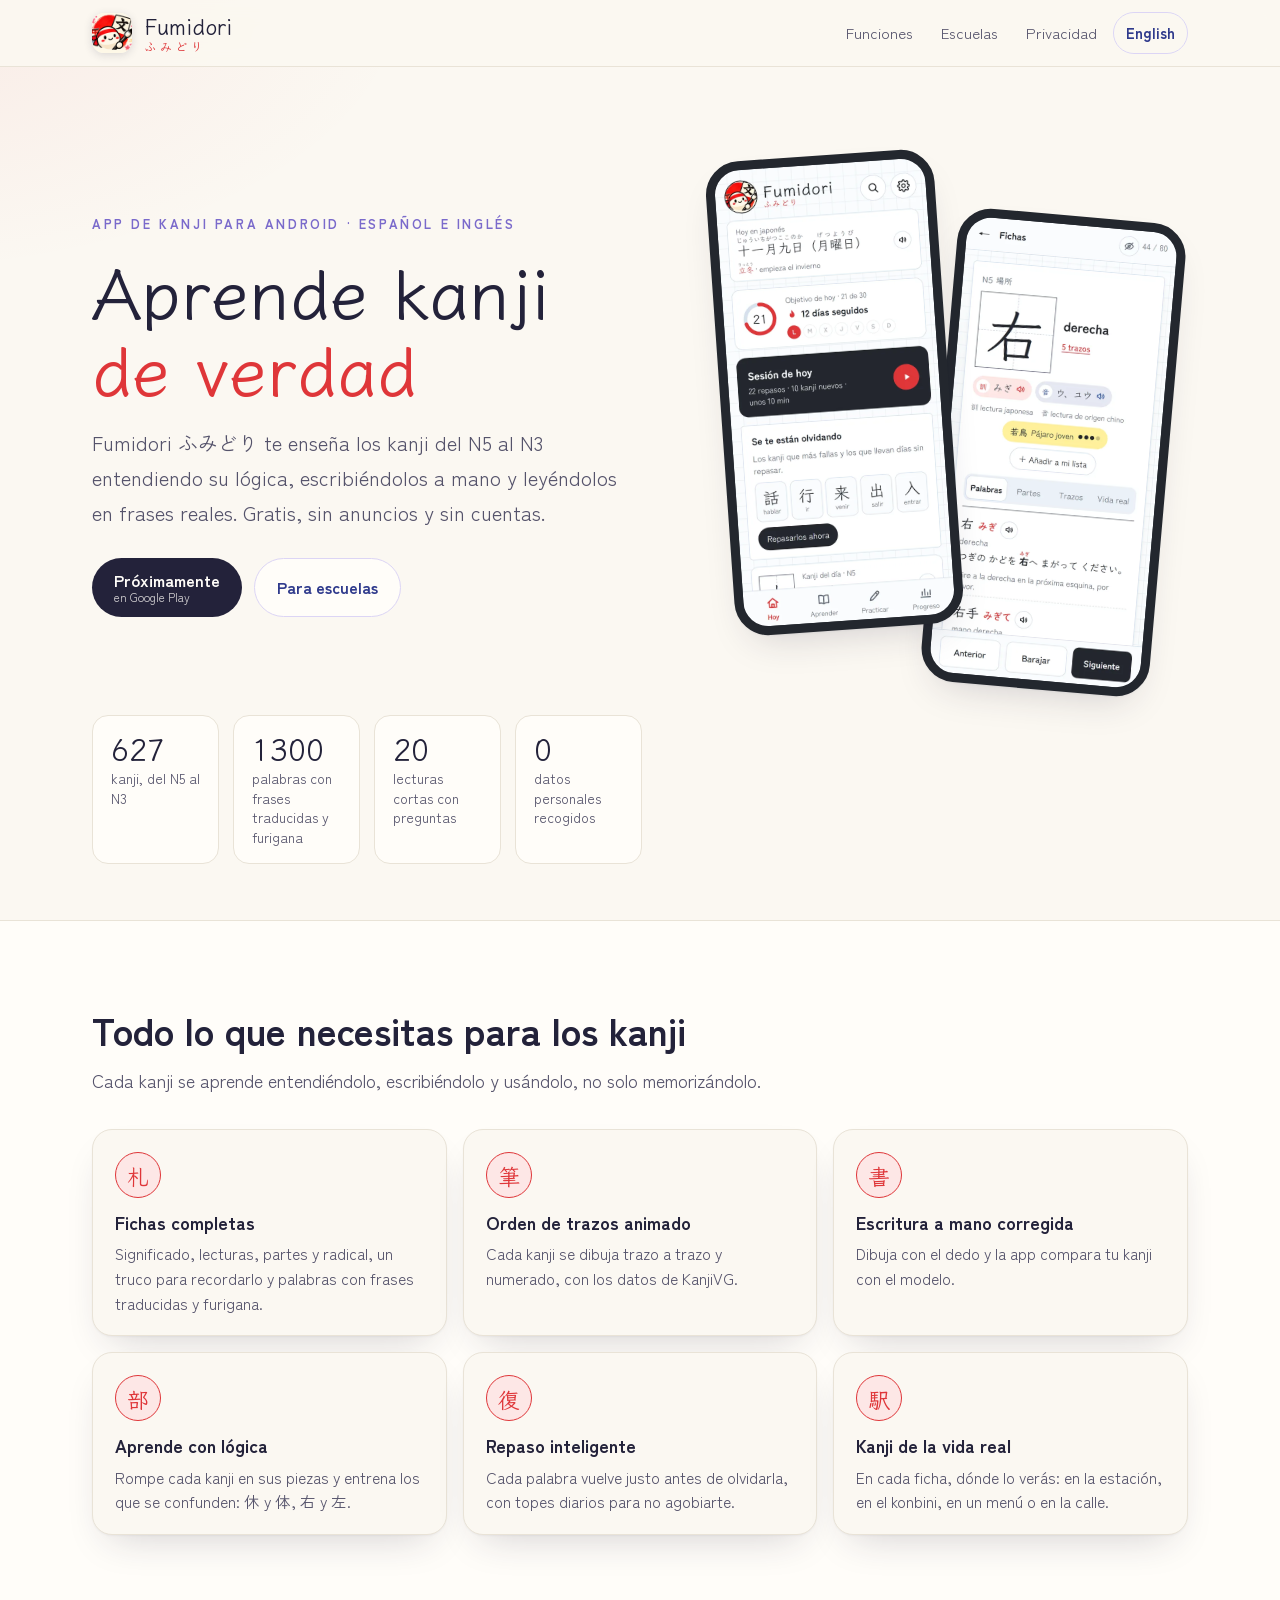
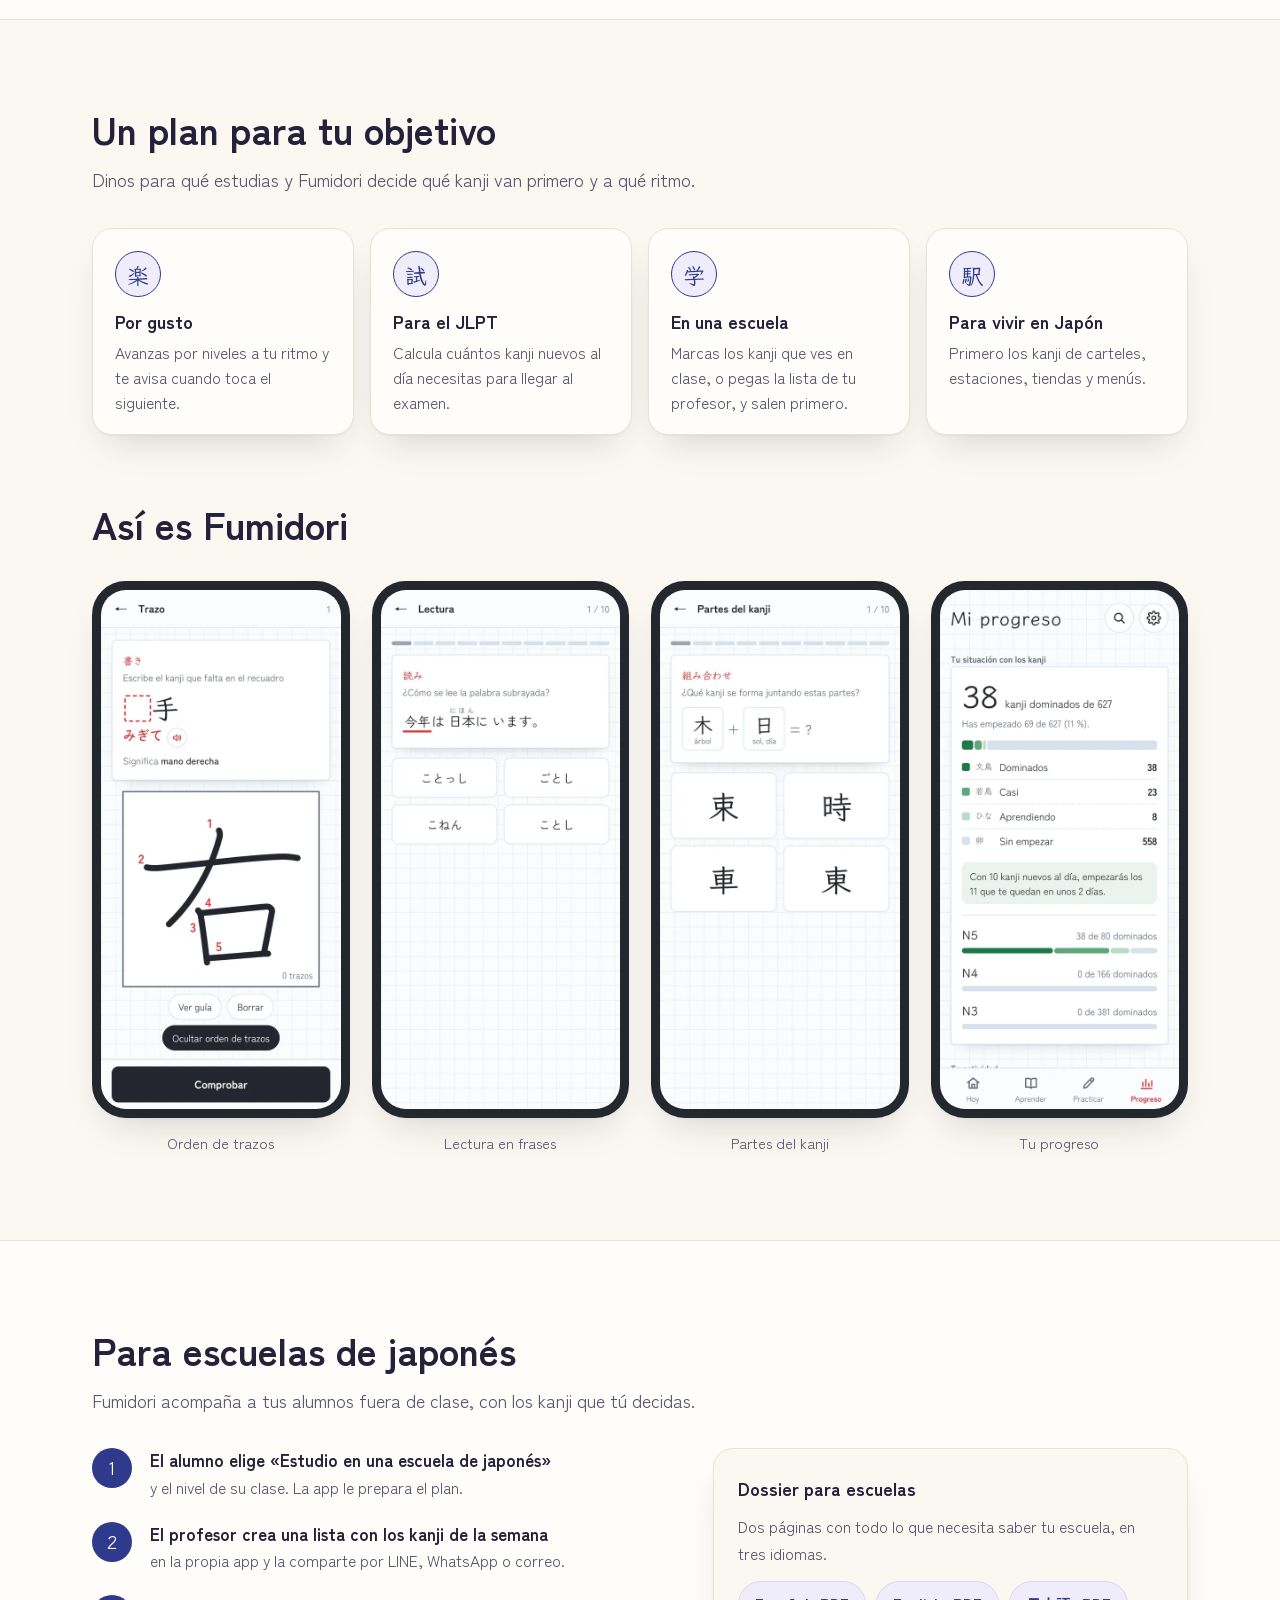
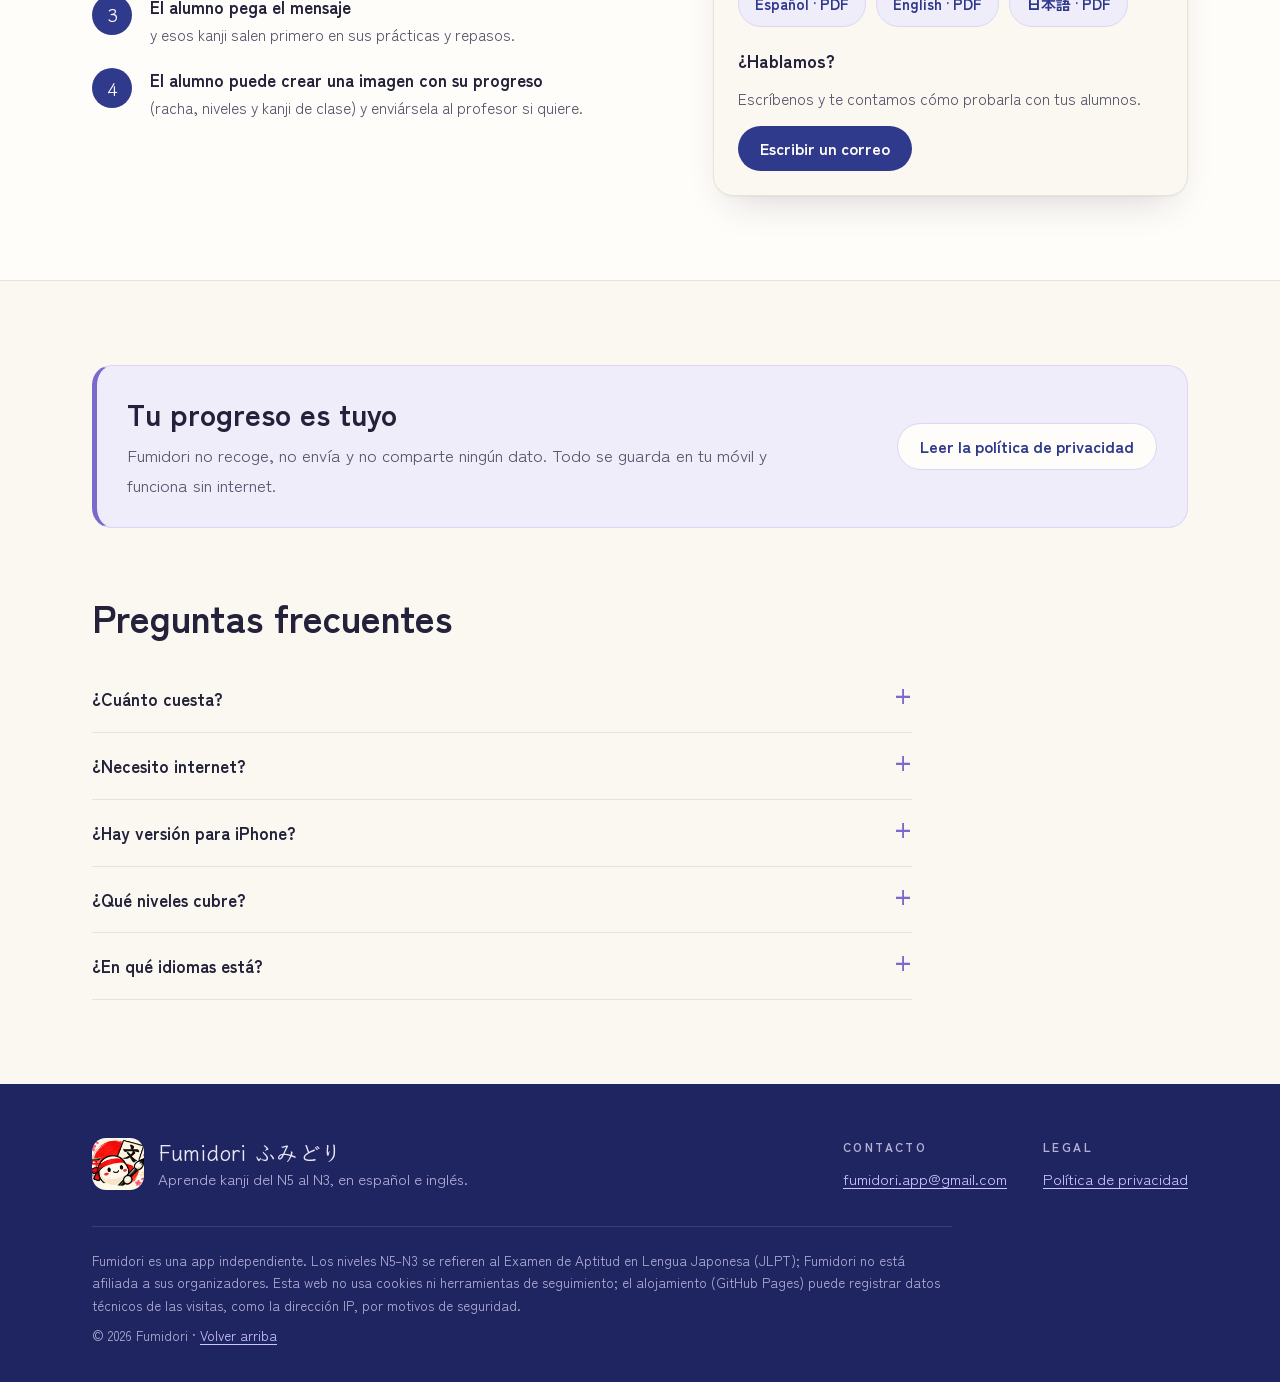
<file: index.html>
<!doctype html>
<html lang="es">
<head>
<meta charset="utf-8">
<meta name="viewport" content="width=device-width, initial-scale=1">
<title>Fumidori ふみどり · Aprende kanji de verdad</title>
<meta name="description" content="App gratuita para Android: 627 kanji del N5 al N3, con fichas, orden de trazos, escritura a mano, lecturas y repaso inteligente. Sin anuncios, sin cuentas y sin internet.">
<meta name="theme-color" content="#fbf8f2" media="(prefers-color-scheme: light)">
<meta name="theme-color" content="#15162a" media="(prefers-color-scheme: dark)">
<meta property="og:type" content="website">
<meta property="og:title" content="Fumidori ふみどり · Aprende kanji de verdad">
<meta property="og:description" content="App gratuita para Android: 627 kanji del N5 al N3, con fichas, orden de trazos, escritura a mano, lecturas y repaso inteligente. Sin anuncios, sin cuentas y sin internet.">
<link rel="icon" type="image/png" sizes="32x32" href="assets/favicon-32.png">
<link rel="apple-touch-icon" href="assets/icon-180.png">
<link rel="alternate" hreflang="en" href="en/index.html">
<link rel="preload" href="assets/fonts/zen-400.woff2" as="font" type="font/woff2" crossorigin>
<link rel="stylesheet" href="assets/style.css">
</head>
<body id="top">
<a class="skip" href="#contenido">Saltar al contenido</a>
<header class="site-header"><div class="wrap">
  <a class="brand" href="index.html"><img src="assets/icon-192.png" alt="" width="40" height="40"><span class="brand-name">Fumidori<span class="brand-jp" lang="ja">ふみどり</span></span></a>
  <nav class="nav" aria-label="Navegación principal"><a class="hide-sm" href="#funciones">Funciones</a><a class="hide-sm" href="#escuelas">Escuelas</a><a class="hide-sm" href="#privacidad">Privacidad</a><a class="lang" href="en/index.html" hreflang="en" lang="en">English</a></nav>
</div></header>
<main id="contenido">
  <section class="hero"><div class="wrap">
    <div>
      <p class="eyebrow">App de kanji para Android · Español e inglés</p>
      <h1>Aprende kanji <span class="jp">de verdad</span></h1>
      <p class="lead">Fumidori ふみどり te enseña los kanji del N5 al N3 entendiendo su lógica, escribiéndolos a mano y leyéndolos en frases reales. Gratis, sin anuncios y sin cuentas.</p>
      <div class="cta"><span class="btn soon"><span>Próximamente<small>en Google Play</small></span></span><a class="btn ghost" href="#escuelas">Para escuelas</a></div>
    </div>
    <div class="phones"><div class="phone p1"><img src="assets/shots/es-inicio.webp" alt="" width="540" height="1170"></div><div class="phone p2"><img src="assets/shots/es-ficha.webp" alt="" width="540" height="1170"></div></div>
  </div><div class="wrap"><div class="stats"><div><b>627</b><span>kanji, del N5 al N3</span></div><div><b>1300</b><span>palabras con frases traducidas y furigana</span></div><div><b>20</b><span>lecturas cortas con preguntas</span></div><div><b>0</b><span>datos personales recogidos</span></div></div></div></section>
  <section class="sec alt" id="funciones"><div class="wrap">
    <h2>Todo lo que necesitas para los kanji</h2><p class="sub">Cada kanji se aprende entendiéndolo, escribiéndolo y usándolo, no solo memorizándolo.</p>
    <div class="cards"><div class="card"><span class="k" lang="ja" aria-hidden="true">札</span><h3>Fichas completas</h3><p>Significado, lecturas, partes y radical, un truco para recordarlo y palabras con frases traducidas y furigana.</p></div><div class="card"><span class="k" lang="ja" aria-hidden="true">筆</span><h3>Orden de trazos animado</h3><p>Cada kanji se dibuja trazo a trazo y numerado, con los datos de KanjiVG.</p></div><div class="card"><span class="k" lang="ja" aria-hidden="true">書</span><h3>Escritura a mano corregida</h3><p>Dibuja con el dedo y la app compara tu kanji con el modelo.</p></div><div class="card"><span class="k" lang="ja" aria-hidden="true">部</span><h3>Aprende con lógica</h3><p>Rompe cada kanji en sus piezas y entrena los que se confunden: 休 y 体, 右 y 左.</p></div><div class="card"><span class="k" lang="ja" aria-hidden="true">復</span><h3>Repaso inteligente</h3><p>Cada palabra vuelve justo antes de olvidarla, con topes diarios para no agobiarte.</p></div><div class="card"><span class="k" lang="ja" aria-hidden="true">駅</span><h3>Kanji de la vida real</h3><p>En cada ficha, dónde lo verás: en la estación, en el konbini, en un menú o en la calle.</p></div></div>
  </div></section>
  <section class="sec"><div class="wrap">
    <h2>Un plan para tu objetivo</h2><p class="sub">Dinos para qué estudias y Fumidori decide qué kanji van primero y a qué ritmo.</p>
    <div class="cards goals"><div class="card"><span class="k" lang="ja" aria-hidden="true">楽</span><h3>Por gusto</h3><p>Avanzas por niveles a tu ritmo y te avisa cuando toca el siguiente.</p></div><div class="card"><span class="k" lang="ja" aria-hidden="true">試</span><h3>Para el JLPT</h3><p>Calcula cuántos kanji nuevos al día necesitas para llegar al examen.</p></div><div class="card"><span class="k" lang="ja" aria-hidden="true">学</span><h3>En una escuela</h3><p>Marcas los kanji que ves en clase, o pegas la lista de tu profesor, y salen primero.</p></div><div class="card"><span class="k" lang="ja" aria-hidden="true">駅</span><h3>Para vivir en Japón</h3><p>Primero los kanji de carteles, estaciones, tiendas y menús.</p></div></div>
    <h2 style="margin-top:64px">Así es Fumidori</h2>
    <div class="gallery"><figure><div class="phone"><img src="assets/shots/es-trazo.webp" alt="Orden de trazos" width="540" height="1170" loading="lazy"></div><figcaption>Orden de trazos</figcaption></figure><figure><div class="phone"><img src="assets/shots/es-lectura.webp" alt="Lectura en frases" width="540" height="1170" loading="lazy"></div><figcaption>Lectura en frases</figcaption></figure><figure><div class="phone"><img src="assets/shots/es-partes.webp" alt="Partes del kanji" width="540" height="1170" loading="lazy"></div><figcaption>Partes del kanji</figcaption></figure><figure><div class="phone"><img src="assets/shots/es-progreso.webp" alt="Tu progreso" width="540" height="1170" loading="lazy"></div><figcaption>Tu progreso</figcaption></figure></div>
  </div></section>
  <section class="sec alt" id="escuelas"><div class="wrap">
    <h2>Para escuelas de japonés</h2><p class="sub">Fumidori acompaña a tus alumnos fuera de clase, con los kanji que tú decidas.</p>
    <div class="school">
      <ol class="steps"><li><b>El alumno elige «Estudio en una escuela de japonés»</b><span>y el nivel de su clase. La app le prepara el plan.</span></li><li><b>El profesor crea una lista con los kanji de la semana</b><span>en la propia app y la comparte por LINE, WhatsApp o correo.</span></li><li><b>El alumno pega el mensaje</b><span>y esos kanji salen primero en sus prácticas y repasos.</span></li><li><b>El alumno puede crear una imagen con su progreso</b><span>(racha, niveles y kanji de clase) y enviársela al profesor si quiere.</span></li></ol>
      <div class="panel">
        <h3>Dossier para escuelas</h3><p>Dos páginas con todo lo que necesita saber tu escuela, en tres idiomas.</p>
        <div class="dl"><a href="escuelas/Fumidori-escuelas-ES.pdf" hreflang="es">Español · PDF</a><a href="escuelas/Fumidori-escuelas-EN.pdf" hreflang="en">English · PDF</a><a href="escuelas/Fumidori-escuelas-JA.pdf" hreflang="ja" lang="ja">日本語 · PDF</a></div>
        <h3>¿Hablamos?</h3><p>Escríbenos y te contamos cómo probarla con tus alumnos.</p>
        <a class="btn primary" href="mailto:fumidori.app@gmail.com">Escribir un correo</a>
      </div>
    </div>
  </div></section>
  <section class="sec" id="privacidad"><div class="wrap">
    <div class="privacy"><div><h2>Tu progreso es tuyo</h2><p>Fumidori no recoge, no envía y no comparte ningún dato. Todo se guarda en tu móvil y funciona sin internet.</p></div><a class="btn ghost" href="https://john141423.github.io/fumidori-privacy/">Leer la política de privacidad</a></div>
    <h2 style="margin-top:64px">Preguntas frecuentes</h2>
    <div class="faq"><details><summary>¿Cuánto cuesta?</summary><p>Nada. Fumidori es gratis y no tiene anuncios.</p></details><details><summary>¿Necesito internet?</summary><p>No. Todo funciona sin conexión: las fuentes, los kanji y la voz van dentro de la app o del móvil.</p></details><details><summary>¿Hay versión para iPhone?</summary><p>Por ahora, solo para Android.</p></details><details><summary>¿Qué niveles cubre?</summary><p>Todo el N5, el N4 y el N3: 627 kanji, cada uno con sus palabras, frases y orden de trazos.</p></details><details><summary>¿En qué idiomas está?</summary><p>En español y en inglés. Se cambia en Opciones.</p></details></div>
  </div></section>
</main>
<footer class="site-footer"><div class="wrap">
  <div class="foot-top">
    <div class="foot-brand"><img src="assets/icon-192.png" alt="" width="52" height="52"><div><b>Fumidori <span lang="ja">ふみどり</span></b><p>Aprende kanji del N5 al N3, en español e inglés.</p></div></div>
    <div class="foot-cols">
      <div><h3>Contacto</h3><p><a href="mailto:fumidori.app@gmail.com">fumidori.app@gmail.com</a></p></div>
      <div><h3>Legal</h3><p><a href="https://john141423.github.io/fumidori-privacy/">Política de privacidad</a></p></div>
    </div>
  </div>
  <p class="foot-note">Fumidori es una app independiente. Los niveles N5–N3 se refieren al Examen de Aptitud en Lengua Japonesa (JLPT); Fumidori no está afiliada a sus organizadores. Esta web no usa cookies ni herramientas de seguimiento; el alojamiento (GitHub Pages) puede registrar datos técnicos de las visitas, como la dirección IP, por motivos de seguridad.</p>
  <p class="foot-note" style="margin-top:8px;border:0;padding:0">© 2026 Fumidori · <a href="#top">Volver arriba</a></p>
</div></footer>
</body>
</html>
</file>
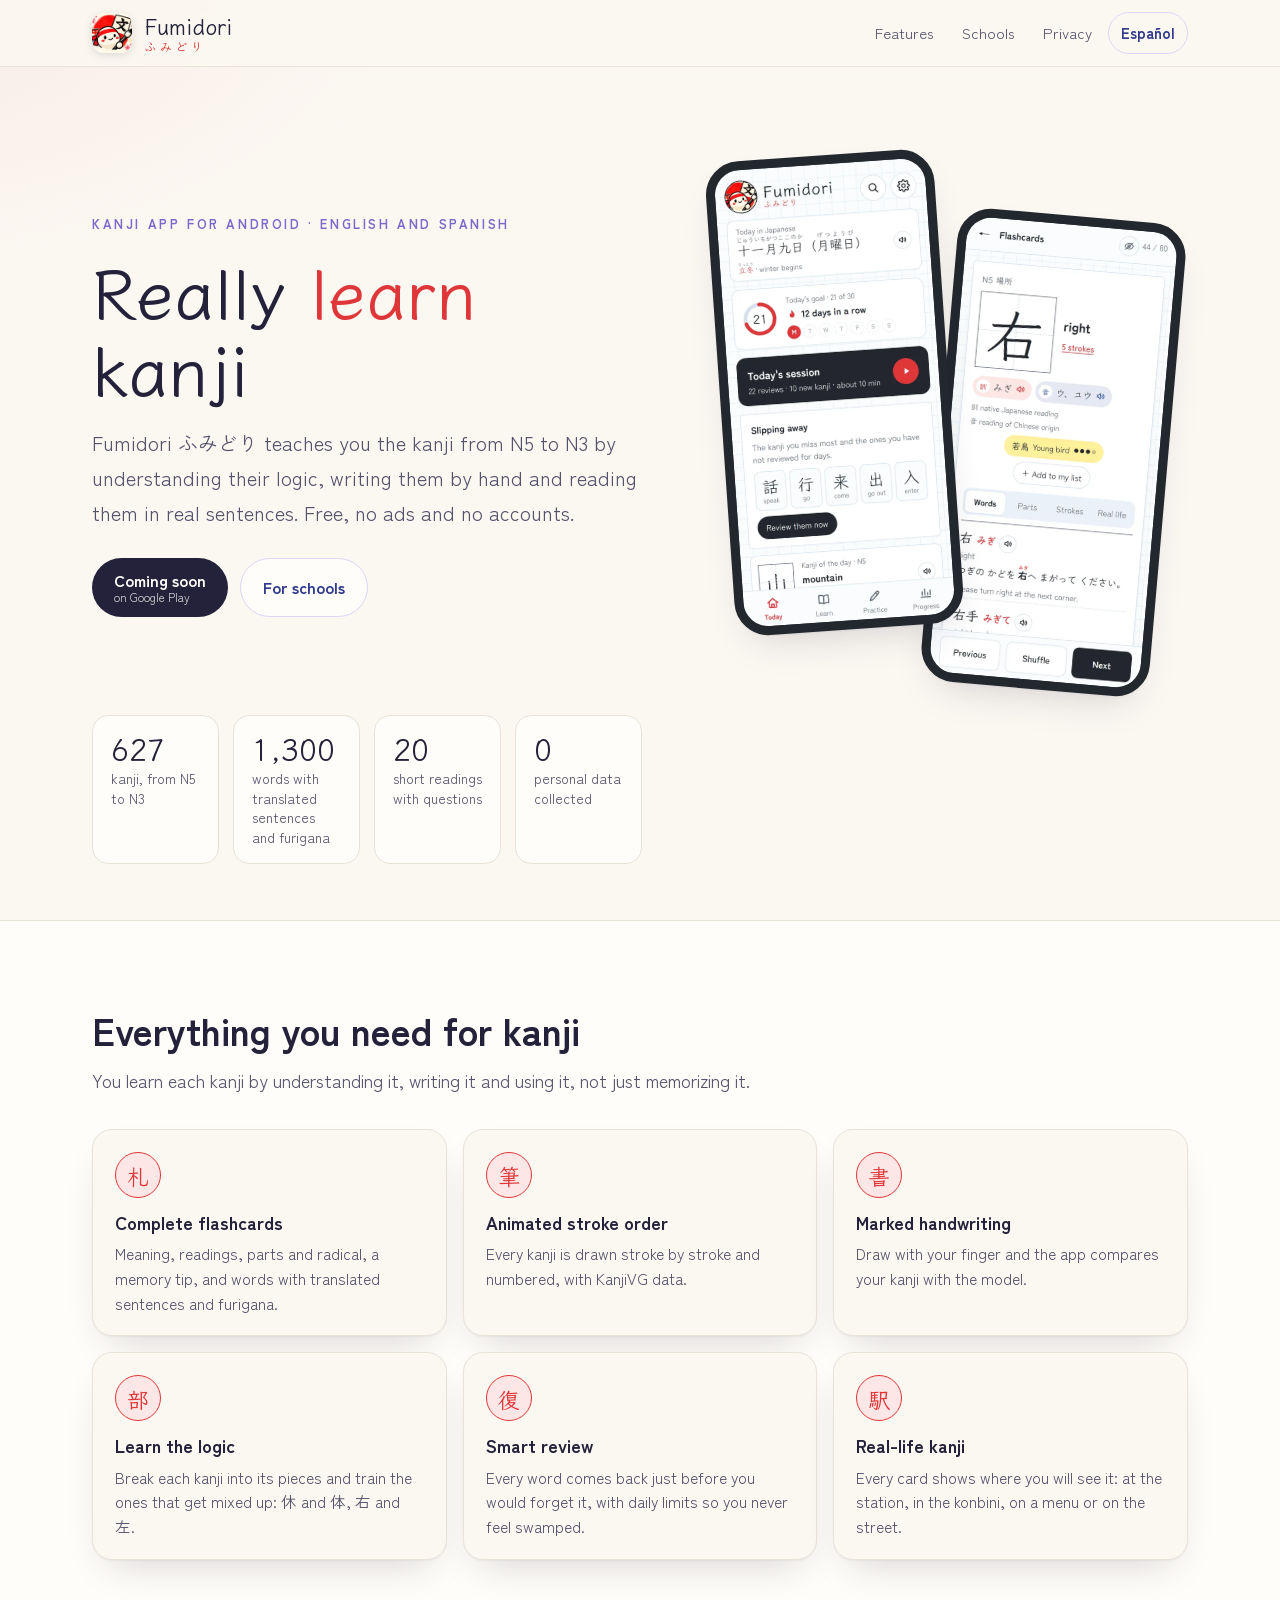
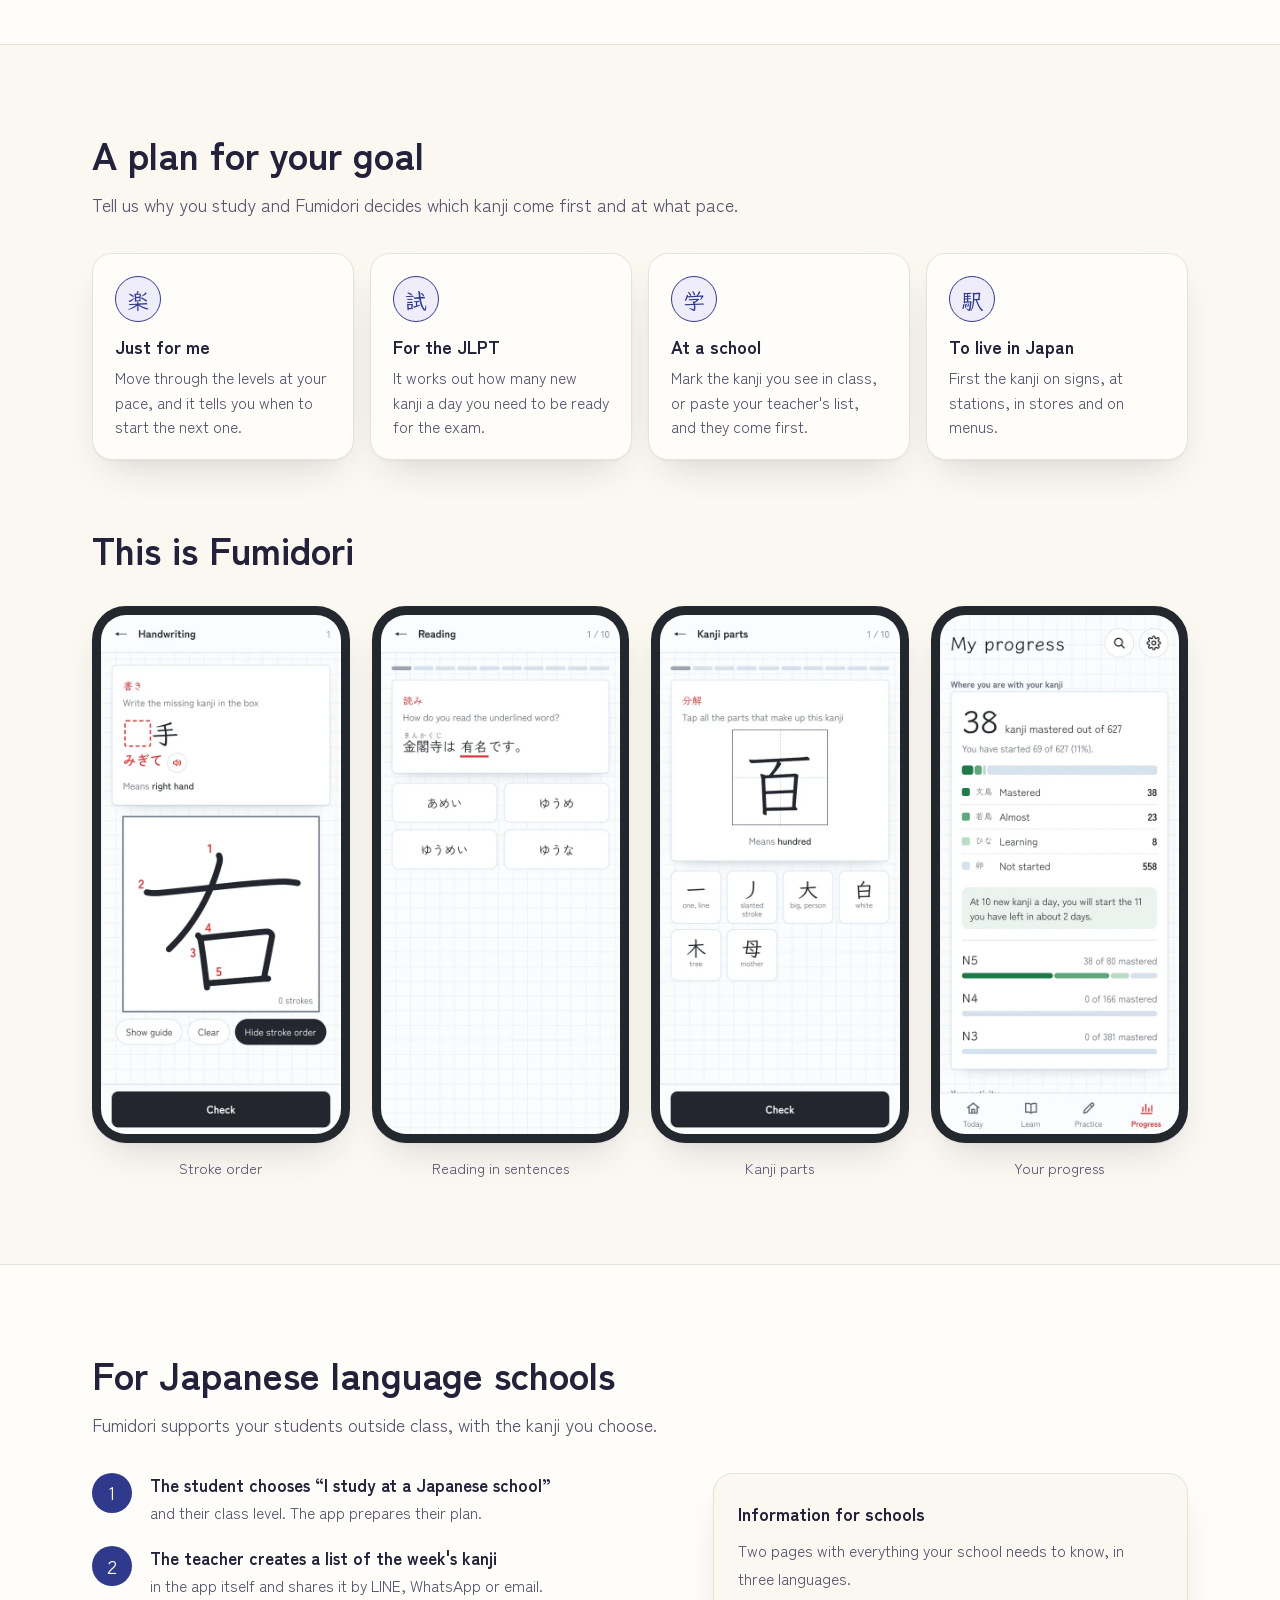
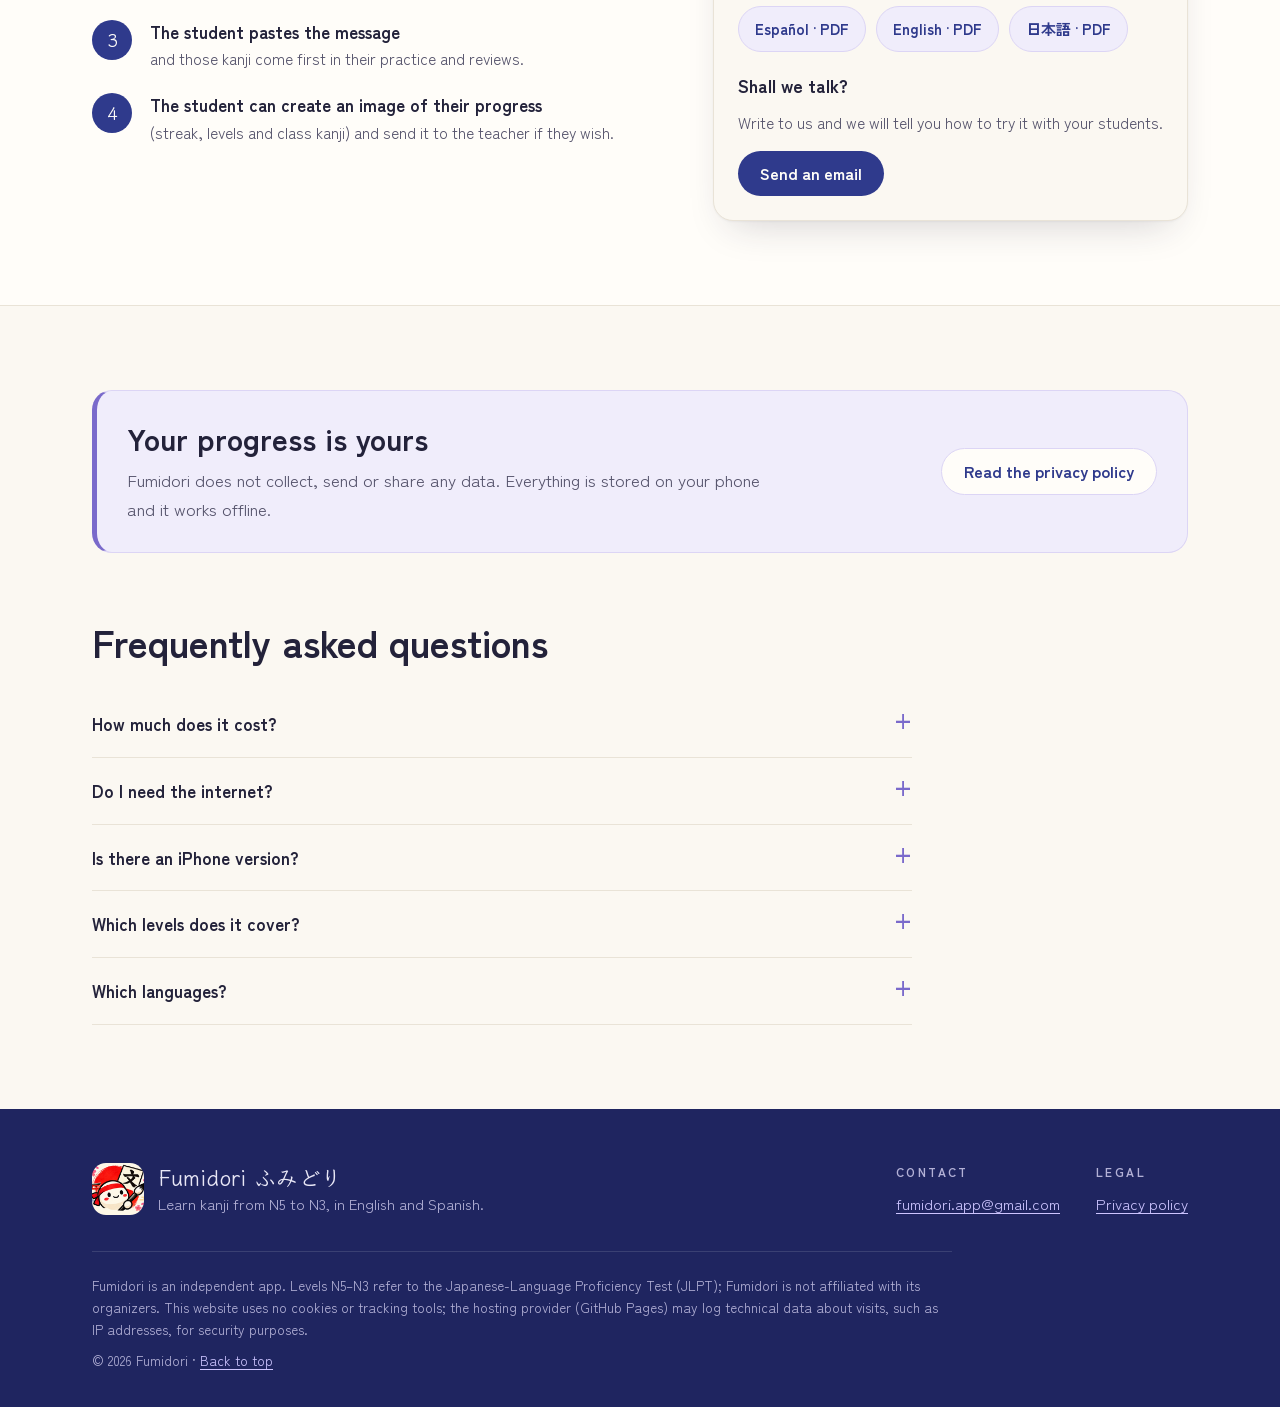
<file: en/index.html>
<!doctype html>
<html lang="en">
<head>
<meta charset="utf-8">
<meta name="viewport" content="width=device-width, initial-scale=1">
<title>Fumidori ふみどり · Really learn kanji</title>
<meta name="description" content="Free Android app: 627 kanji from N5 to N3, with flashcards, stroke order, handwriting, readings and smart review. No ads, no accounts and no internet needed.">
<meta name="theme-color" content="#fbf8f2" media="(prefers-color-scheme: light)">
<meta name="theme-color" content="#15162a" media="(prefers-color-scheme: dark)">
<meta property="og:type" content="website">
<meta property="og:title" content="Fumidori ふみどり · Really learn kanji">
<meta property="og:description" content="Free Android app: 627 kanji from N5 to N3, with flashcards, stroke order, handwriting, readings and smart review. No ads, no accounts and no internet needed.">
<link rel="icon" type="image/png" sizes="32x32" href="../assets/favicon-32.png">
<link rel="apple-touch-icon" href="../assets/icon-180.png">
<link rel="alternate" hreflang="es" href="../index.html">
<link rel="preload" href="../assets/fonts/zen-400.woff2" as="font" type="font/woff2" crossorigin>
<link rel="stylesheet" href="../assets/style.css">
</head>
<body id="top">
<a class="skip" href="#contenido">Skip to content</a>
<header class="site-header"><div class="wrap">
  <a class="brand" href="index.html"><img src="../assets/icon-192.png" alt="" width="40" height="40"><span class="brand-name">Fumidori<span class="brand-jp" lang="ja">ふみどり</span></span></a>
  <nav class="nav" aria-label="Main navigation"><a class="hide-sm" href="#features">Features</a><a class="hide-sm" href="#schools">Schools</a><a class="hide-sm" href="#privacy">Privacy</a><a class="lang" href="../index.html" hreflang="es" lang="es">Español</a></nav>
</div></header>
<main id="contenido">
  <section class="hero"><div class="wrap">
    <div>
      <p class="eyebrow">Kanji app for Android · English and Spanish</p>
      <h1>Really <span class="jp">learn</span> kanji</h1>
      <p class="lead">Fumidori ふみどり teaches you the kanji from N5 to N3 by understanding their logic, writing them by hand and reading them in real sentences. Free, no ads and no accounts.</p>
      <div class="cta"><span class="btn soon"><span>Coming soon<small>on Google Play</small></span></span><a class="btn ghost" href="#schools">For schools</a></div>
    </div>
    <div class="phones"><div class="phone p1"><img src="../assets/shots/en-inicio.webp" alt="" width="540" height="1170"></div><div class="phone p2"><img src="../assets/shots/en-ficha.webp" alt="" width="540" height="1170"></div></div>
  </div><div class="wrap"><div class="stats"><div><b>627</b><span>kanji, from N5 to N3</span></div><div><b>1,300</b><span>words with translated sentences and furigana</span></div><div><b>20</b><span>short readings with questions</span></div><div><b>0</b><span>personal data collected</span></div></div></div></section>
  <section class="sec alt" id="features"><div class="wrap">
    <h2>Everything you need for kanji</h2><p class="sub">You learn each kanji by understanding it, writing it and using it, not just memorizing it.</p>
    <div class="cards"><div class="card"><span class="k" lang="ja" aria-hidden="true">札</span><h3>Complete flashcards</h3><p>Meaning, readings, parts and radical, a memory tip, and words with translated sentences and furigana.</p></div><div class="card"><span class="k" lang="ja" aria-hidden="true">筆</span><h3>Animated stroke order</h3><p>Every kanji is drawn stroke by stroke and numbered, with KanjiVG data.</p></div><div class="card"><span class="k" lang="ja" aria-hidden="true">書</span><h3>Marked handwriting</h3><p>Draw with your finger and the app compares your kanji with the model.</p></div><div class="card"><span class="k" lang="ja" aria-hidden="true">部</span><h3>Learn the logic</h3><p>Break each kanji into its pieces and train the ones that get mixed up: 休 and 体, 右 and 左.</p></div><div class="card"><span class="k" lang="ja" aria-hidden="true">復</span><h3>Smart review</h3><p>Every word comes back just before you would forget it, with daily limits so you never feel swamped.</p></div><div class="card"><span class="k" lang="ja" aria-hidden="true">駅</span><h3>Real-life kanji</h3><p>Every card shows where you will see it: at the station, in the konbini, on a menu or on the street.</p></div></div>
  </div></section>
  <section class="sec"><div class="wrap">
    <h2>A plan for your goal</h2><p class="sub">Tell us why you study and Fumidori decides which kanji come first and at what pace.</p>
    <div class="cards goals"><div class="card"><span class="k" lang="ja" aria-hidden="true">楽</span><h3>Just for me</h3><p>Move through the levels at your pace, and it tells you when to start the next one.</p></div><div class="card"><span class="k" lang="ja" aria-hidden="true">試</span><h3>For the JLPT</h3><p>It works out how many new kanji a day you need to be ready for the exam.</p></div><div class="card"><span class="k" lang="ja" aria-hidden="true">学</span><h3>At a school</h3><p>Mark the kanji you see in class, or paste your teacher's list, and they come first.</p></div><div class="card"><span class="k" lang="ja" aria-hidden="true">駅</span><h3>To live in Japan</h3><p>First the kanji on signs, at stations, in stores and on menus.</p></div></div>
    <h2 style="margin-top:64px">This is Fumidori</h2>
    <div class="gallery"><figure><div class="phone"><img src="../assets/shots/en-trazo.webp" alt="Stroke order" width="540" height="1170" loading="lazy"></div><figcaption>Stroke order</figcaption></figure><figure><div class="phone"><img src="../assets/shots/en-lectura.webp" alt="Reading in sentences" width="540" height="1170" loading="lazy"></div><figcaption>Reading in sentences</figcaption></figure><figure><div class="phone"><img src="../assets/shots/en-partes.webp" alt="Kanji parts" width="540" height="1170" loading="lazy"></div><figcaption>Kanji parts</figcaption></figure><figure><div class="phone"><img src="../assets/shots/en-progreso.webp" alt="Your progress" width="540" height="1170" loading="lazy"></div><figcaption>Your progress</figcaption></figure></div>
  </div></section>
  <section class="sec alt" id="schools"><div class="wrap">
    <h2>For Japanese language schools</h2><p class="sub">Fumidori supports your students outside class, with the kanji you choose.</p>
    <div class="school">
      <ol class="steps"><li><b>The student chooses “I study at a Japanese school”</b><span>and their class level. The app prepares their plan.</span></li><li><b>The teacher creates a list of the week's kanji</b><span>in the app itself and shares it by LINE, WhatsApp or email.</span></li><li><b>The student pastes the message</b><span>and those kanji come first in their practice and reviews.</span></li><li><b>The student can create an image of their progress</b><span>(streak, levels and class kanji) and send it to the teacher if they wish.</span></li></ol>
      <div class="panel">
        <h3>Information for schools</h3><p>Two pages with everything your school needs to know, in three languages.</p>
        <div class="dl"><a href="../escuelas/Fumidori-escuelas-ES.pdf" hreflang="es">Español · PDF</a><a href="../escuelas/Fumidori-escuelas-EN.pdf" hreflang="en">English · PDF</a><a href="../escuelas/Fumidori-escuelas-JA.pdf" hreflang="ja" lang="ja">日本語 · PDF</a></div>
        <h3>Shall we talk?</h3><p>Write to us and we will tell you how to try it with your students.</p>
        <a class="btn primary" href="mailto:fumidori.app@gmail.com">Send an email</a>
      </div>
    </div>
  </div></section>
  <section class="sec" id="privacy"><div class="wrap">
    <div class="privacy"><div><h2>Your progress is yours</h2><p>Fumidori does not collect, send or share any data. Everything is stored on your phone and it works offline.</p></div><a class="btn ghost" href="https://john141423.github.io/fumidori-privacy/en/">Read the privacy policy</a></div>
    <h2 style="margin-top:64px">Frequently asked questions</h2>
    <div class="faq"><details><summary>How much does it cost?</summary><p>Nothing. Fumidori is free and has no ads.</p></details><details><summary>Do I need the internet?</summary><p>No. Everything works offline: the fonts, the kanji and the voice are inside the app or the phone.</p></details><details><summary>Is there an iPhone version?</summary><p>For now, Android only.</p></details><details><summary>Which levels does it cover?</summary><p>All of N5, N4 and N3: 627 kanji, each with its words, sentences and stroke order.</p></details><details><summary>Which languages?</summary><p>English and Spanish. You can switch in Options.</p></details></div>
  </div></section>
</main>
<footer class="site-footer"><div class="wrap">
  <div class="foot-top">
    <div class="foot-brand"><img src="../assets/icon-192.png" alt="" width="52" height="52"><div><b>Fumidori <span lang="ja">ふみどり</span></b><p>Learn kanji from N5 to N3, in English and Spanish.</p></div></div>
    <div class="foot-cols">
      <div><h3>Contact</h3><p><a href="mailto:fumidori.app@gmail.com">fumidori.app@gmail.com</a></p></div>
      <div><h3>Legal</h3><p><a href="https://john141423.github.io/fumidori-privacy/en/">Privacy policy</a></p></div>
    </div>
  </div>
  <p class="foot-note">Fumidori is an independent app. Levels N5–N3 refer to the Japanese-Language Proficiency Test (JLPT); Fumidori is not affiliated with its organizers. This website uses no cookies or tracking tools; the hosting provider (GitHub Pages) may log technical data about visits, such as IP addresses, for security purposes.</p>
  <p class="foot-note" style="margin-top:8px;border:0;padding:0">© 2026 Fumidori · <a href="#top">Back to top</a></p>
</div></footer>
</body>
</html>
</file>
<file: assets/style.css>
/* Fumidori ふみどり · web de presentación
   Misma familia que la web de privacidad: crema, índigo y violeta suave, con el rojo de la app como acento.
   Sin dependencias externas: fuentes recortadas en assets/fonts (SIL OFL 1.1). */
@font-face{font-family:"Zen Kaku Gothic New";font-weight:400;font-style:normal;font-display:swap;src:url("fonts/zen-400.woff2") format("woff2")}
@font-face{font-family:"Zen Kaku Gothic New";font-weight:700;font-style:normal;font-display:swap;src:url("fonts/zen-700.woff2") format("woff2")}
@font-face{font-family:"Klee One";font-weight:600;font-style:normal;font-display:swap;src:url("fonts/klee-600.woff2") format("woff2")}

:root{
  --bg:#fbf8f2; --surface:#fffdf9; --ink:#23223a; --ink-2:#55536b; --muted:#85829a;
  --indigo:#2f3a8c; --indigo-deep:#1f2560; --violet:#7a6acb; --violet-soft:#f0edfb; --violet-line:#dcd5f5;
  --red:#df3639; --red-soft:#fde7e6; --line:#e9e3d7;
  --radius:20px; --shadow:0 1px 2px rgba(35,34,58,.04),0 18px 40px -18px rgba(35,34,58,.22);
  --sans:"Zen Kaku Gothic New",system-ui,-apple-system,"Segoe UI",Roboto,"Hiragino Sans","Noto Sans JP",sans-serif;
  --display:"Klee One","Zen Kaku Gothic New",serif;
  color-scheme:light;
}
@media (prefers-color-scheme:dark){
  :root{
    --bg:#15162a; --surface:#1c1e37; --ink:#ecebf6; --ink-2:#b4b2cc; --muted:#8f8daa;
    --indigo:#aab2ff; --indigo-deep:#c9ceff; --violet:#b6a9f5; --violet-soft:#25244a; --violet-line:#3a3770;
    --red:#ff8a80; --red-soft:#4a2f2d; --line:#2d2f4d;
    --shadow:0 1px 2px rgba(0,0,0,.3),0 18px 40px -18px rgba(0,0,0,.6);
    color-scheme:dark;
  }
}
*,*::before,*::after{box-sizing:border-box}
html{-webkit-text-size-adjust:100%;scroll-behavior:smooth}
@media (prefers-reduced-motion:reduce){html{scroll-behavior:auto}}
body{margin:0;font-family:var(--sans);font-size:17px;line-height:1.75;color:var(--ink);
  background:radial-gradient(1200px 560px at 85% -10%,rgba(122,106,203,.14),transparent 62%),radial-gradient(900px 460px at -10% 0%,rgba(223,54,57,.07),transparent 60%),var(--bg);background-repeat:no-repeat}
img{max-width:100%;height:auto;display:block}
a{color:var(--indigo);text-underline-offset:3px}
a:hover{color:var(--violet)}
:focus-visible{outline:3px solid var(--violet);outline-offset:3px;border-radius:8px}
.wrap{width:100%;max-width:1160px;margin:0 auto;padding:0 clamp(16px,4vw,32px)}
.skip{position:absolute;left:-9999px;top:8px;background:var(--surface);padding:8px 14px;border-radius:10px;z-index:20}
.skip:focus{left:16px}
section{scroll-margin-top:84px}

/* cabecera */
.site-header{position:sticky;top:0;z-index:10;background:var(--bg);background:color-mix(in srgb,var(--bg) 86%,transparent);backdrop-filter:saturate(1.4) blur(10px);-webkit-backdrop-filter:saturate(1.4) blur(10px);border-bottom:1px solid var(--line)}
.site-header .wrap{display:flex;align-items:center;justify-content:space-between;gap:16px;min-height:66px}
.brand{display:flex;align-items:center;gap:12px;color:var(--ink);text-decoration:none}
.brand img{width:40px;height:40px;border-radius:12px;box-shadow:0 2px 8px rgba(35,34,58,.15)}
.brand-name{font-family:var(--display);font-weight:600;font-size:22px;line-height:1}
.brand-jp{display:block;font-size:12px;letter-spacing:.3em;color:var(--red);margin-top:4px}
.nav{display:flex;align-items:center;gap:4px;font-size:15px}
.nav a{color:var(--ink-2);text-decoration:none;padding:7px 12px;border-radius:999px}
.nav a:hover{color:var(--indigo);background:var(--violet-soft)}
.nav .lang{border:1px solid var(--violet-line);color:var(--indigo);font-weight:700}

/* portada */
.hero{padding:clamp(40px,7vw,88px) 0 clamp(30px,5vw,56px)}
.hero .wrap{display:grid;grid-template-columns:minmax(0,1.05fr) minmax(0,.95fr);gap:48px;align-items:center}
.eyebrow{margin:0 0 14px;font-size:13px;font-weight:700;letter-spacing:.2em;text-transform:uppercase;color:var(--violet)}
h1{font-family:var(--display);font-weight:600;font-size:clamp(2.6rem,6.6vw,4.4rem);line-height:1.1;margin:0}
h1 .jp{color:var(--red)}
.lead{font-size:clamp(17px,2vw,20px);color:var(--ink-2);margin:20px 0 0;max-width:560px}
.cta{display:flex;flex-wrap:wrap;gap:12px;margin-top:28px}
.btn{display:inline-flex;align-items:center;gap:10px;padding:13px 22px;border-radius:999px;font-weight:700;font-size:16px;text-decoration:none;line-height:1.2}
.btn.primary{background:var(--indigo);color:var(--surface)}
.btn.primary:hover{background:var(--violet);color:var(--surface)}
.btn.ghost{border:1.5px solid var(--violet-line);color:var(--indigo);background:var(--surface)}
.btn.soon{background:var(--ink);color:var(--surface);cursor:default}
.btn.soon small{display:block;font-weight:400;font-size:12px;opacity:.8}
@media (prefers-color-scheme:dark){.btn.primary,.btn.primary:hover,.btn.soon{color:#15162a}}
.phones{position:relative;min-height:520px}
.phone{position:absolute;width:min(260px,46%);border-radius:34px;border:9px solid #23272e;background:#23272e;overflow:hidden;box-shadow:var(--shadow)}
.phone img{width:100%;aspect-ratio:1080/2340;object-fit:cover;object-position:top}
.phones .p1{left:6%;top:0;transform:rotate(-4deg);z-index:2}
.phones .p2{right:4%;top:60px;transform:rotate(5deg)}
.stats{display:grid;grid-template-columns:repeat(4,minmax(0,1fr));gap:14px;margin-top:40px}
.stats div{background:var(--surface);border:1px solid var(--line);border-radius:16px;padding:16px 18px}
.stats b{display:block;font-family:var(--display);font-weight:600;font-size:30px;line-height:1.1;color:var(--ink)}
.stats span{color:var(--ink-2);font-size:14px;line-height:1.4;display:block;margin-top:4px}

/* secciones */
.sec{padding:clamp(44px,7vw,84px) 0}
.sec.alt{background:var(--surface);border-top:1px solid var(--line);border-bottom:1px solid var(--line)}
.sec h2{font-size:clamp(1.7rem,3.6vw,2.4rem);line-height:1.25;margin:0;max-width:720px}
.sec .sub{color:var(--ink-2);margin:12px 0 0;max-width:680px;font-size:18px}
.cards{display:grid;grid-template-columns:repeat(3,minmax(0,1fr));gap:16px;margin-top:32px}
.card{background:var(--surface);border:1px solid var(--line);border-radius:var(--radius);padding:22px 22px 20px;box-shadow:var(--shadow)}
.sec.alt .card{background:var(--bg)}
.card .k{display:grid;place-items:center;width:46px;height:46px;border-radius:50%;border:1.5px solid var(--red);color:var(--red);background:var(--red-soft);font-family:var(--display);font-weight:600;font-size:22px;line-height:1;margin-bottom:12px}
.card h3{margin:0;font-size:18px;line-height:1.4}
.card p{margin:6px 0 0;color:var(--ink-2);font-size:15.5px;line-height:1.6}
.goals{grid-template-columns:repeat(4,minmax(0,1fr))}
.goals .card .k{border-color:var(--indigo);color:var(--indigo);background:var(--violet-soft)}
.gallery{display:grid;grid-template-columns:repeat(4,minmax(0,1fr));gap:22px;margin-top:34px}
.gallery figure{margin:0}
.gallery .phone{position:static;width:100%;transform:none}
.gallery figcaption{text-align:center;color:var(--ink-2);font-size:14.5px;margin-top:12px}

/* escuelas */
.school{display:grid;grid-template-columns:minmax(0,1.1fr) minmax(0,.9fr);gap:40px;align-items:start;margin-top:32px}
.steps{list-style:none;margin:0;padding:0;counter-reset:st}
.steps li{position:relative;padding:0 0 22px 58px;counter-increment:st}
.steps li::before{content:counter(st);position:absolute;left:0;top:0;width:40px;height:40px;border-radius:50%;background:var(--indigo);color:var(--surface);display:grid;place-items:center;font-family:var(--display);font-weight:600;font-size:18px}
@media (prefers-color-scheme:dark){.steps li::before{color:#15162a}}
.steps b{display:block;font-size:17px;line-height:1.45}
.steps span{display:block;color:var(--ink-2);font-size:15.5px;line-height:1.6;margin-top:2px}
.panel{background:var(--surface);border:1px solid var(--line);border-radius:var(--radius);padding:24px;box-shadow:var(--shadow)}
.sec.alt .panel{background:var(--bg)}
.panel h3{margin:0 0 8px;font-size:18px}
.panel p{margin:0 0 14px;color:var(--ink-2);font-size:15.5px}
.dl{display:flex;flex-wrap:wrap;gap:10px;margin:6px 0 18px}
.dl a{display:inline-flex;align-items:center;gap:8px;padding:9px 16px;border-radius:999px;border:1.5px solid var(--violet-line);background:var(--violet-soft);color:var(--indigo);text-decoration:none;font-weight:700;font-size:15px}
.dl a:hover{border-color:var(--violet)}

/* privacidad y preguntas */
.privacy{display:flex;flex-wrap:wrap;align-items:center;justify-content:space-between;gap:20px;background:var(--violet-soft);border:1px solid var(--violet-line);border-left:5px solid var(--violet);border-radius:var(--radius);padding:28px 30px}
.privacy h2{font-size:clamp(1.4rem,3vw,1.9rem)}
.privacy p{margin:8px 0 0;color:var(--ink-2);max-width:640px}
.faq{max-width:820px;margin-top:26px}
.faq details{border-bottom:1px solid var(--line);padding:4px 0}
.faq summary{cursor:pointer;list-style:none;display:flex;justify-content:space-between;gap:16px;padding:14px 0;font-weight:700;font-size:17px}
.faq summary::-webkit-details-marker{display:none}
.faq summary::after{content:"+";color:var(--violet);font-size:22px;line-height:1}
.faq details[open] summary::after{content:"−"}
.faq p{margin:0 0 16px;color:var(--ink-2)}

/* pie */
.site-footer{background:#1f2560;color:#e8e7f6;padding:52px 0 36px;font-size:15px}
@media (prefers-color-scheme:dark){.site-footer{background:#0f1024}}
.site-footer a{color:#cdc5ff}
.foot-top{display:flex;flex-wrap:wrap;justify-content:space-between;gap:28px}
.foot-brand{display:flex;gap:14px;align-items:center;max-width:440px}
.foot-brand img{width:52px;height:52px;border-radius:14px}
.foot-brand b{display:block;font-family:var(--display);font-weight:600;font-size:22px;line-height:1.2}
.foot-brand p{margin:4px 0 0;color:#b3b1d6;line-height:1.5}
.foot-cols{display:flex;flex-wrap:wrap;gap:36px}
.foot-cols h3{margin:0 0 8px;font-size:12px;letter-spacing:.2em;text-transform:uppercase;color:#b3b1d6}
.foot-cols p{margin:0;line-height:1.8}
.foot-note{margin:34px 0 0;padding-top:22px;border-top:1px solid rgba(255,255,255,.12);color:#b3b1d6;font-size:13.5px;line-height:1.65;max-width:860px}

/* tableta y móvil */
@media (max-width:980px){
  .hero .wrap,.school{grid-template-columns:minmax(0,1fr)}
  .phones{min-height:440px;max-width:520px;margin:10px auto 0;width:100%}
  .cards{grid-template-columns:repeat(2,minmax(0,1fr))}
  .goals{grid-template-columns:repeat(2,minmax(0,1fr))}
  .gallery{grid-template-columns:repeat(4,minmax(200px,1fr));overflow-x:auto;scroll-snap-type:x mandatory;padding-bottom:10px}
  .gallery figure{scroll-snap-align:start}
  .stats{grid-template-columns:repeat(2,minmax(0,1fr))}
}
@media (max-width:600px){
  body{font-size:16px}
  .nav .hide-sm{display:none}
  .cards,.goals{grid-template-columns:minmax(0,1fr)}
  .phones{min-height:380px}
  .phone{border-width:7px;border-radius:28px}
  .gallery{grid-template-columns:repeat(4,72%)}
  .privacy{padding:22px}
}
</file>
